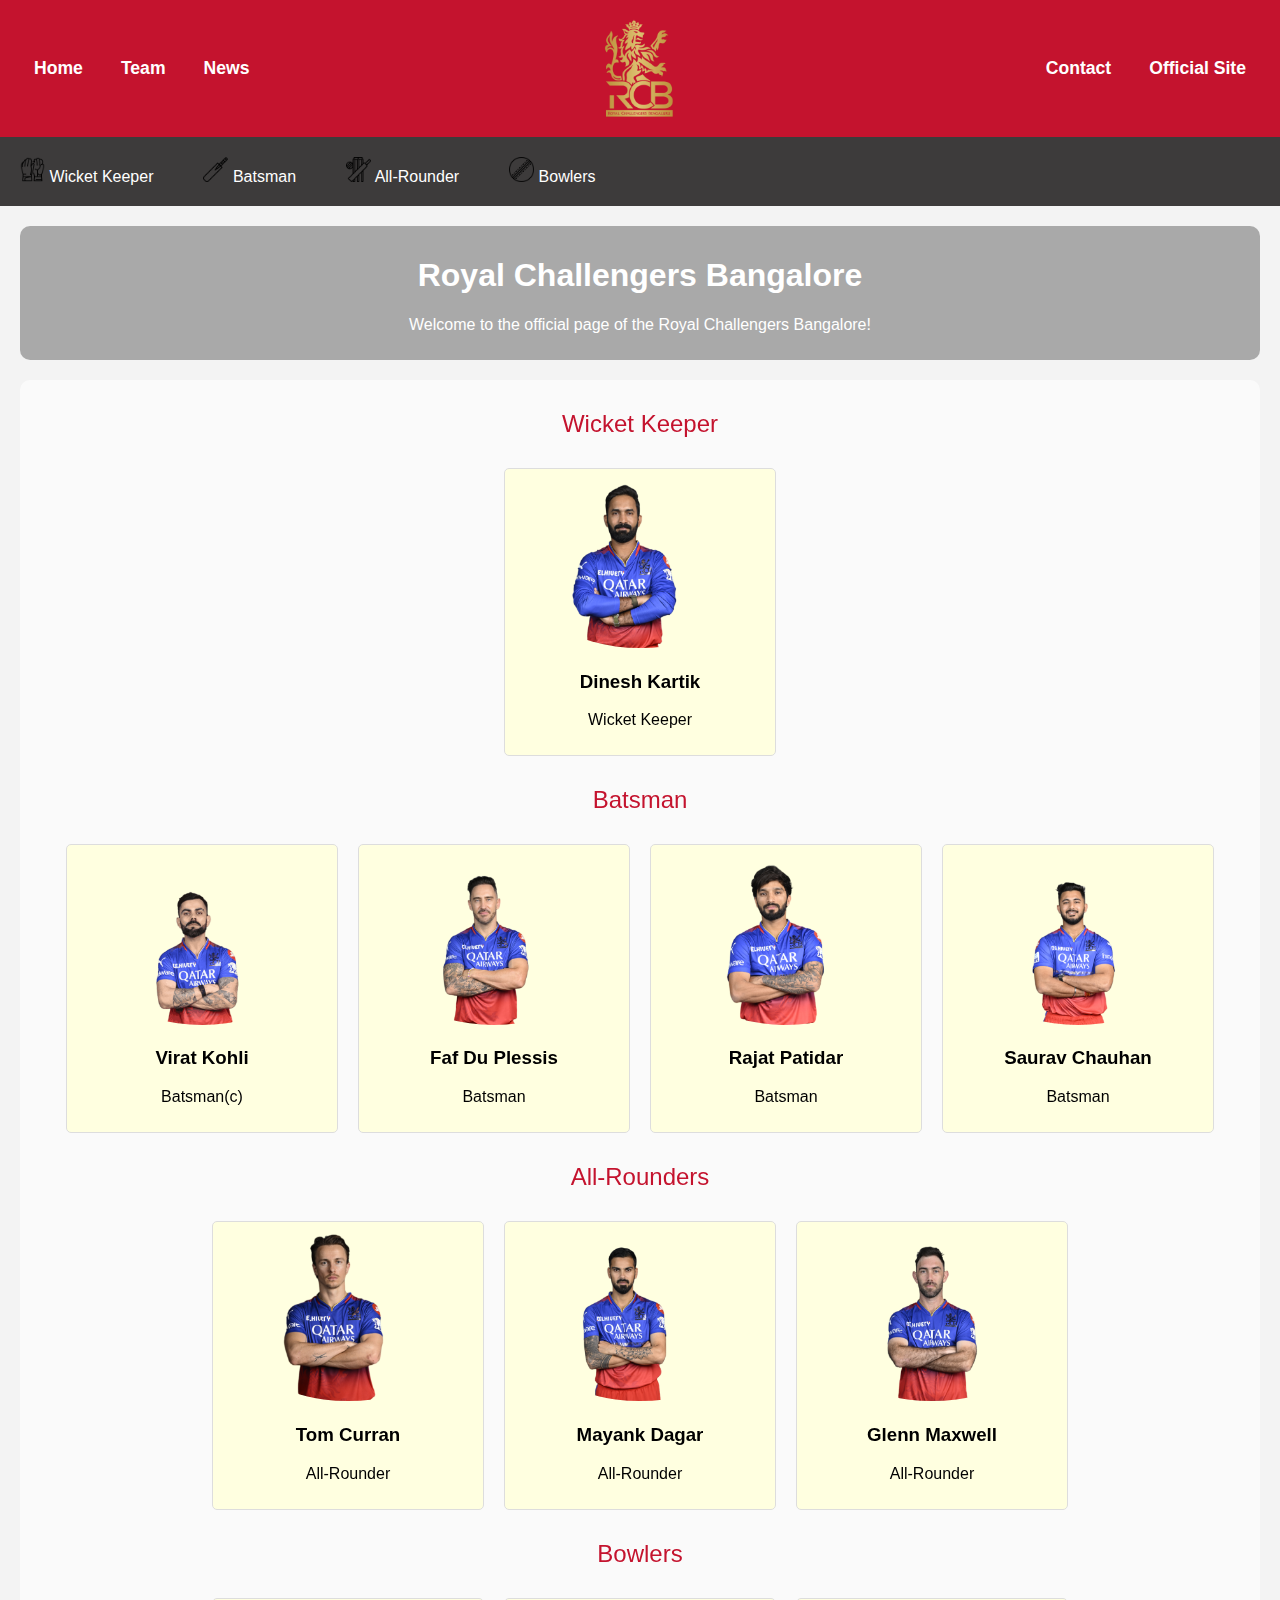
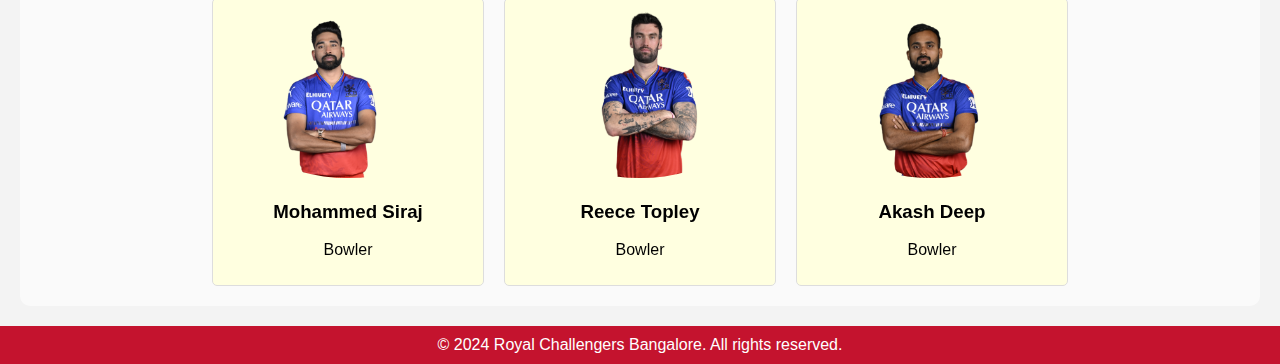
<file: rcb.html>
<!DOCTYPE html>
<html lang="en">
<head>
    <meta charset="UTF-8">
    <meta name="viewport" content="width=device-width, initial-scale=1.0">
    <title>RCB Team</title>
    <link rel="icon" href="rcblogo.png" type="image/icon type">
    <style>
        body {
            font-family: Arial, sans-serif;
            margin: 0;
            padding: 0;
            background-color: #f3f3f3;
            color: #000000; /* RCB primary text color */
        }
        .header {
            background-color: #c4132e; /* RCB primary color */
            padding: 10px 20px; /* Smaller padding for a smaller header */
            display: flex;
            justify-content: space-between;
            align-items: center;
            color: white;
        }
        .header img {
            max-width: 80px; /* Smaller logo */
        }
        .navigation {
            display: flex;
            align-items: center;
            flex: 1;
        }
        .nav-left, .nav-right {
            display: flex;
            align-items: center;
            gap: 10px; /* Space between links */
        }
        .nav-left {
            justify-content: flex-start;
        }
        .nav-right {
            justify-content: flex-end;
        }
        .navigation a {
            display: block;
            color: white;
            text-align: center;
            padding: 10px 14px;
            text-decoration: none;
            font-weight: bold; /* Bold text */
            font-size: 1.1em; /* Increased font size */
        }
        .navigation a:hover {
            background-color: #a10a23; /* Darker shade on hover */
            font-size: 150%;
        }
        .category-nav {
            background-color: #3d3b3b; /* RCB secondary color */
            display: flex;
            justify-content: flex-start; /* Align links to the left */
            padding: 10px 0;
        }
        .category-nav a {
            color: white;
            text-decoration: none;
            padding: 10px 20px;
            transition: background-color 0.3s;
            margin-right: 10px; /* Space between links */
        }
        .category-nav a:hover {
            background-color: #5c5c5c; /* Darker shade on hover */
            font-size: 150%;
        }
        .main-content {
            padding: 20px;
            background-image: url('https://www.livemint.com/lm-img/img/2024/03/18/600x338/PTI03-17-2024-000351B-0_1710730204469_1710730223744.jpg'); /* Background image URL */
            background-size: cover; /* Cover the entire container */
            background-position: center; /* Center the background image */
        }
        .team-intro {
            text-align: center;
            margin-bottom: 20px;
            background-color: rgba(0, 0, 0, 0.3); /* Transparent black background */
            padding: 10px;
            border-radius: 10px;
            color: white;
        }
        .team-intro h1 {
            color: #ffffff; /* White text */
        }
        .players-grid {
            display: flex;
            flex-direction: column;
            align-items: center;
            gap: 20px;
            background-color: rgba(255, 255, 255, 0.611); /* Semi-transparent white background */
            padding: 20px;
            border-radius: 10px; /* Rounded corners */
            backdrop-filter: blur(8px); /* Blur effect */
        }
        .section-title {
            font-size: 1.5em;
            color: #c4132e; /* RCB primary color */
            margin: 10px 0;
        }
        .players-subgrid {
            display: flex;
            flex-wrap: wrap;
            gap: 20px;
            justify-content: center;
        }
        .player-card {
            background-color: #ffffe0; /* Light yellow background */
            border: 1px solid #ddd;
            border-radius: 5px;
            padding: 10px;
            text-align: center;
            width: 250px;
            position: relative; /* Position relative for absolute positioning of description */
            cursor: pointer; /* Cursor pointer for hover effect */
        }
        .player-card:hover
        {
            background-color: #f3b4a9;
        }
        .player-card img {
            border-radius: 50%;
            max-width: 250px;
        }
        .player-card:hover::after {
            content: attr(data-description); /* Show description on hover */
            background-color: rgba(0, 0, 0, 0.8); /* Semi-transparent black background */
            color: white;
            position: absolute;
            bottom: 100%; /* Position above the card */
            left: 0;
            width: 100%;
            padding: 5px;
            border-radius: 5px;
            font-size: 0.9em;
            z-index: 1; /* Ensure it's above other elements */
            pointer-events: none; /* Allow clicks to go through */
        }
        .player-card:hover
        {
            background-color: #c54444;
        }
        .footer {
            background-color: #c4132e; /* RCB primary color */
            color: white;
            text-align: center;
            padding: 10px;
            position: relative;
            bottom: 0;
            width: auto;
        }
        .category-nav img
        {
            width: 25px;
            height: 25px;
        }
    </style>
</head>
<body>
    <div class="header">
        <div class="navigation nav-left">
            <a href="index.html">Home</a>
            <a href="#team">Team</a>
            <a href="https://www.royalchallengers.com/news">News</a>
        </div>
        <img src="rcblogo.png" alt="Team Logo">
        <div class="navigation nav-right">
            <a href="https://www.instagram.com/rcbtweets/" target="_blank">Contact</a>
            <a href="https://www.royalchallengers.com/" target="_blank">Official Site</a>
        </div>
    </div>

    <nav class="navbar-inverse" style="position: sticky; top: 0%;z-index: 99999;">
        <div class="category-nav collapse navbar-collapse sticky">
            <a href="#wicket-keepers"><img src="gloves.png" alt="">  Wicket Keeper</a>
            <a href="#batters"><img src="cricket-bat.png" alt="">  Batsman</a>
            <a href="#all-rounders"><img src="cricket.png" alt="">  All-Rounder</a>
            <a href="#bowlers"><img src="cricket-ball.png" alt="">  Bowlers</a>
            
        </div>
    </nav>

    <div class="main-content">
        <div class="team-intro">
            <h1>Royal Challengers Bangalore</h1>
            <p>Welcome to the official page of the Royal Challengers Bangalore!</p>
        </div>
        <div class="players-grid">
            <div id="wicket-keepers" class="section-title">Wicket Keeper</div>
            <div class="players-subgrid">
                <div class="player-card" data-description="Dynamic wicketkeeper, Explosive batsman">
                    <img src="dineshkartik.png" alt="Dinesh Kartik">
                    <h3>Dinesh Kartik</h3>
                    <p>Wicket Keeper</p>
                </div>
            </div>
            <div id="batters" class="section-title">Batsman</div>
            <div class="players-subgrid">
                <div class="player-card" data-description="Stylish left-hander, Power hitter">
                    <img src="virat kohli.png" alt="Virat Kohli">
                    <h3>Virat Kohli</h3>
                    <p>Batsman(c)</p>
                </div>
                <div class="player-card" data-description="Young talent, Explosive batting">
                    <img src="Faf.png" alt="Faf Du Plessis">
                    <h3>Faf Du Plessis</h3>
                    <p>Batsman</p>
                </div>
                <div class="player-card" data-description="Experienced campaigner, Versatile batsman">
                    <img src="Rajat.png" alt="Rajat Patidar">
                    <h3>Rajat Patidar</h3>
                    <p>Batsman</p>
                </div>
                <div class="player-card" data-description="Experienced campaigner, Versatile batsman">
                    <img src="chauhan.png" alt="Saurav Chauhan">
                    <h3>Saurav Chauhan</h3>
                    <p>Batsman</p>
                </div>
            </div>
            <div id="all-rounders" class="section-title">All-Rounders</div>
            <div class="players-subgrid">
                <div class="player-card" data-description="Spin bowling all-rounder, Handy lower-order batsman">
                    <img src="curran.png" alt="Tom Curran">
                    <h3>Tom Curran</h3>
                    <p>All-Rounder</p>
                </div>
                <div class="player-card" data-description="Hard-hitting all-rounder, T20 specialist">
                    <img src="mayank.png" alt="Mayank Dagar">
                    <h3>Mayank Dagar</h3>
                    <p>All-Rounder</p>
                </div>
                <div class="player-card" data-description="Young talent, Exciting prospect">
                    <img src="maxwell.png" alt="Glenn Maxwell">
                    <h3>Glenn Maxwell</h3>
                    <p>All-Rounder</p>
                </div>
            </div>
            <div id="bowlers" class="section-title">Bowlers</div>
            <div class="players-subgrid">
                <div class="player-card" data-description="Experienced pacer, Yorker specialist">
                    <img src="siraj.png" alt="Mohammed Siraj">
                    <h3>Mohammed Siraj</h3>                    <p>Bowler</p>
                </div>
                <div class="player-card" data-description="Mystery spinner, Wicket-taker">
                    <img src="topley.png" alt="Reece Topley">
                    <h3>Reece Topley</h3>
                    <p>Bowler</p>
                </div>
                <div class="player-card" data-description="Young speedster, Rising star">
                    <img src="akashdeep.png" alt="Akash Deep">
                    <h3>Akash Deep</h3>
                    <p>Bowler</p>
                </div>
            </div>
        </div>
    </div>
    <div class="footer">
        &copy; 2024 Royal Challengers Bangalore. All rights reserved.
    </div>
</body>
</html>
</file>
